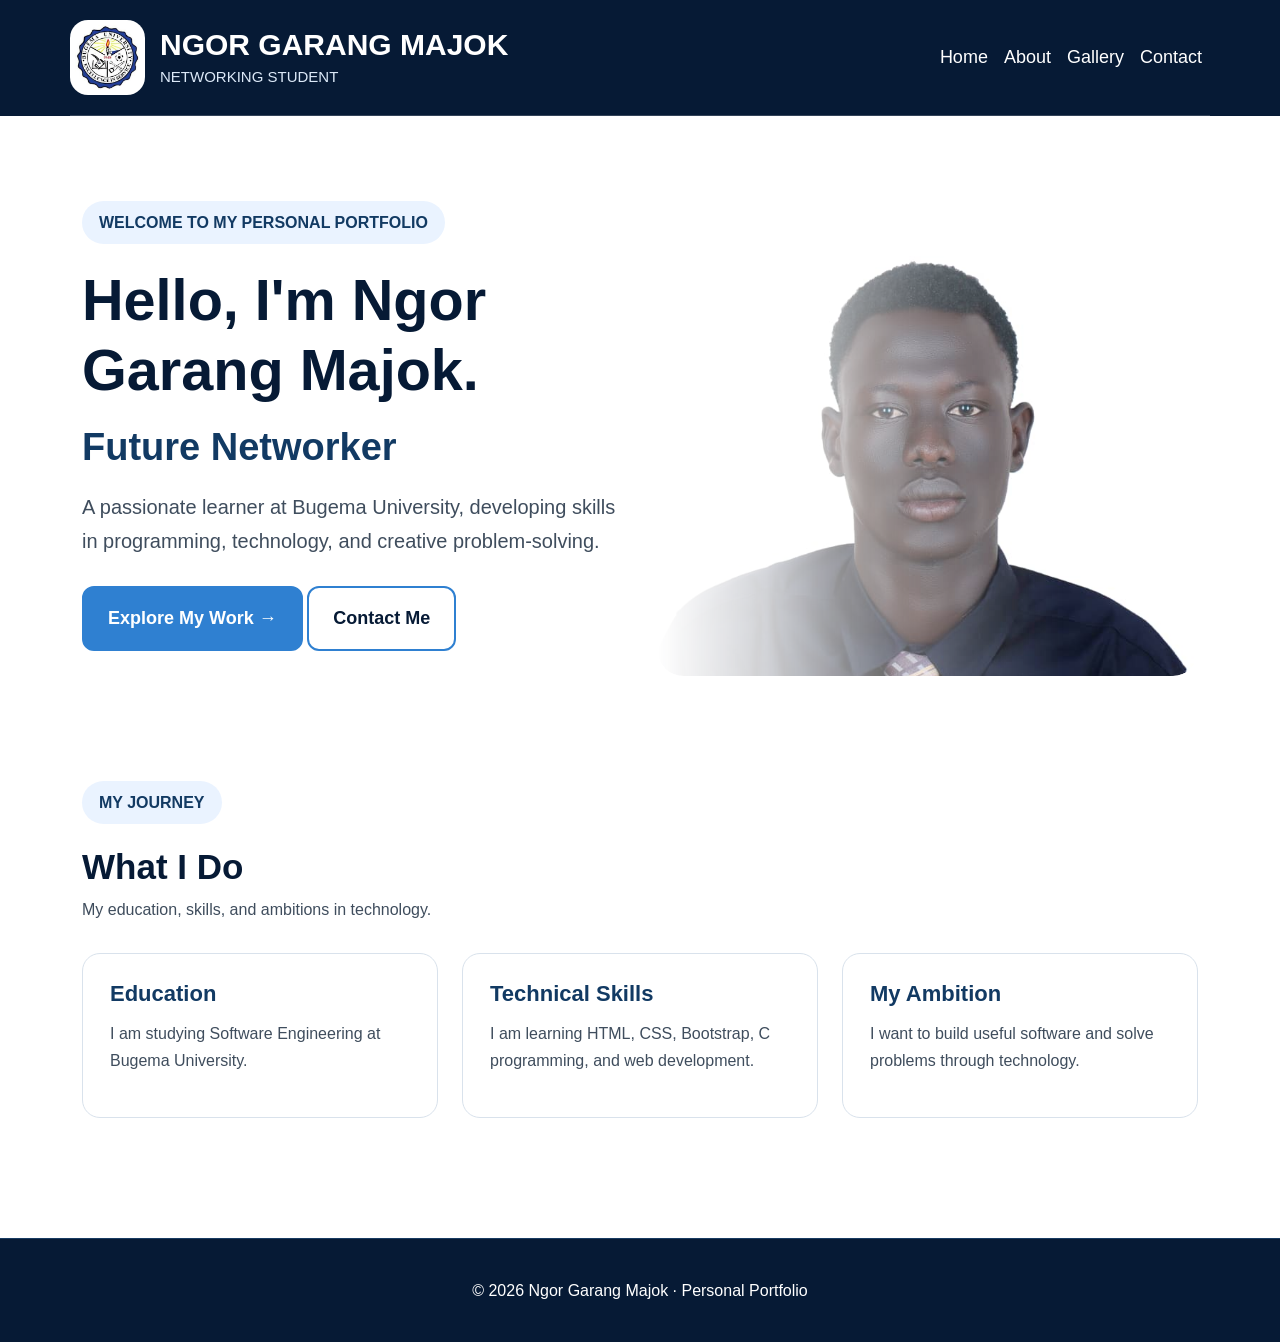
<file: index.html>
<!DOCTYPE html>
<html lang="en">
<head>
    <meta charset="UTF-8">
    <meta name="viewport" content="width=device-width, initial-scale=1.0">
    <title>Home | Ngor Garang Majok</title>
    <link href="https://cdn.jsdelivr.net/npm/bootstrap@5.3.3/dist/css/bootstrap.min.css" rel="stylesheet">
    <link rel="stylesheet" href="style.css">
</head>
<body>


<header class="site-header">
    <nav class="navbar navbar-expand-lg navbar-dark container">

        <a class="navbar-brand brand" href="index.html">
            <img src="logo.png"
                 alt="Ngor Garang"
                 class="site-logo">

            <span class="brand-text">
                <strong>NGOR GARANG MAJOK</strong>
                <small>NETWORKING STUDENT</small>
            </span>
        </a>

        <button class="navbar-toggler" type="button"
                data-bs-toggle="collapse"
                data-bs-target="#navMenu"
                aria-controls="navMenu"
                aria-expanded="false"
                aria-label="Toggle navigation">
            <span class="navbar-toggler-icon"></span>
        </button>

        <div class="collapse navbar-collapse" id="navMenu">
            <ul class="navbar-nav ms-auto">
                <li class="nav-item">
                    <a class="nav-link" href="index.html">Home</a>
                </li>
                <li class="nav-item">
                    <a class="nav-link" href="about.html">About</a>
                </li>
                <li class="nav-item">
                    <a class="nav-link" href="gallery.html">Gallery</a>
                </li>
                <li class="nav-item">
                    <a class="nav-link" href="contact.html">Contact</a>
                </li>
            </ul>
        </div>

    </nav>
</header>


<main>
    <section class="hero container">
        <div class="hero-content">
            <span class="welcome">WELCOME TO MY PERSONAL PORTFOLIO</span>
            <h1>Hello, I'm Ngor Garang Majok.</h1>
            <h2>Future Networker</h2>
            <p class="intro">
                A passionate learner at Bugema University, developing skills
                in programming, technology, and creative problem-solving.
            </p>
            <div class="hero-buttons">
                <a href="about.html" class="btn-green">Explore My Work →</a>
                <a href="contact.html" class="btn-outline">Contact Me</a>
            </div>
        </div>

        <div class="hero-visual">
            <img src="hero.jpg"
                 alt="Portrait of Emma Arok"
                 class="hero-image">
        </div>
    </section>

    <section class="container highlights">
        <div class="section-title">
            <span class="welcome">MY JOURNEY</span>
            <h2>What I Do</h2>
            <p>My education, skills, and ambitions in technology.</p>
        </div>

        <div class="row g-4">
            <div class="col-md-4">
                <article class="info-card">
                    <h3>Education</h3>
                    <p>I am studying Software Engineering at Bugema University.</p>
                </article>
            </div>
            <div class="col-md-4">
                <article class="info-card">
                    <h3>Technical Skills</h3>
                    <p>I am learning HTML, CSS, Bootstrap, C programming, and web development.</p>
                </article>
            </div>
            <div class="col-md-4">
                <article class="info-card">
                    <h3>My Ambition</h3>
                    <p>I want to build useful software and solve problems through technology.</p>
                </article>
            </div>
        </div>
    </section>
</main>

<footer class="footer">
    <p>© 2026 Ngor Garang Majok · Personal Portfolio</p>
</footer>

<script src="https://cdn.jsdelivr.net/npm/bootstrap@5.3.3/dist/js/bootstrap.bundle.min.js"></script>
</body>
</html>
</file>
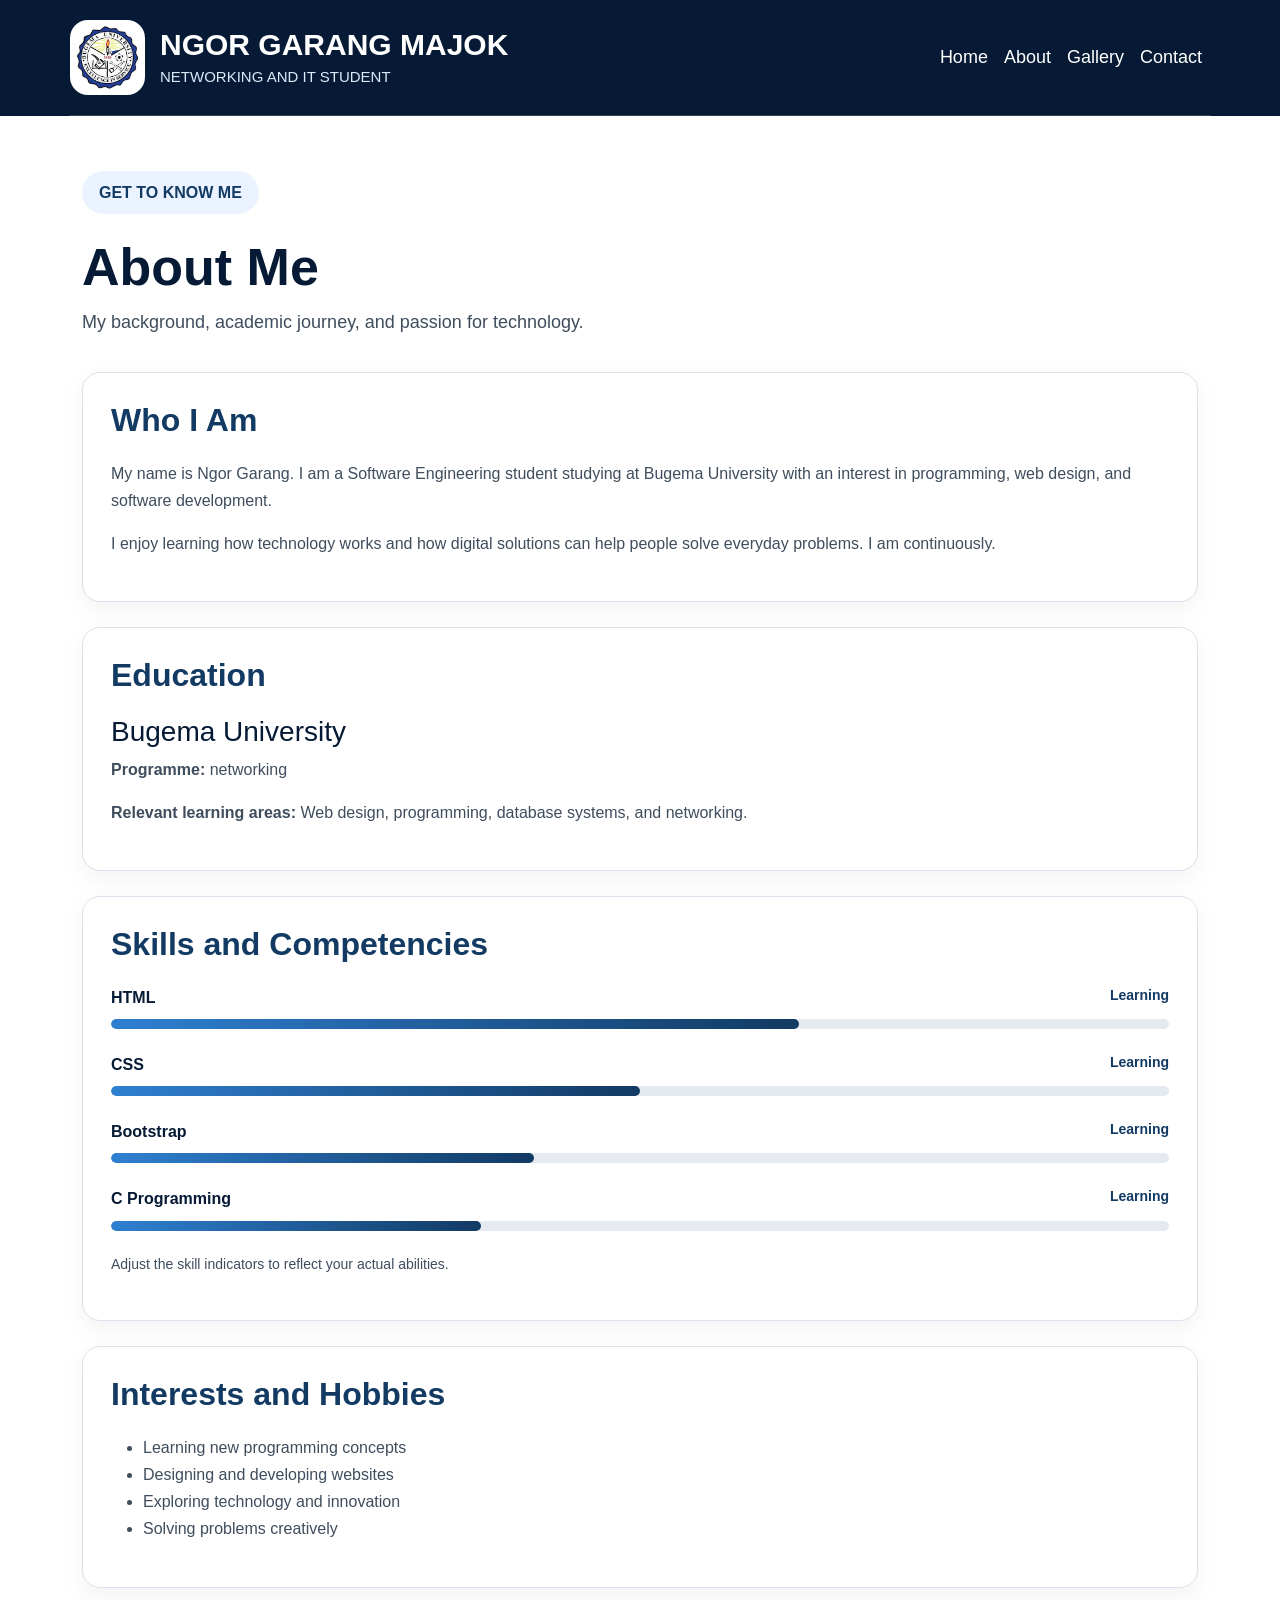
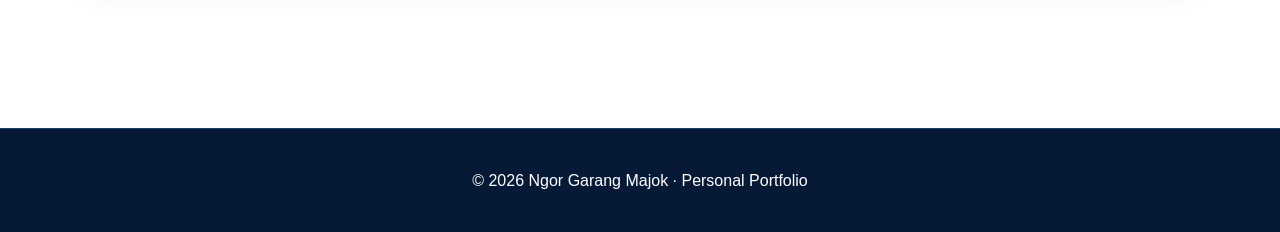
<file: about.html>
<!DOCTYPE html>
<html lang="en">
<head>
    <meta charset="UTF-8">
    <meta name="viewport" content="width=device-width, initial-scale=1.0">
    <title>About Me | Ngor Garang Majok</title>
    <link href="https://cdn.jsdelivr.net/npm/bootstrap@5.3.3/dist/css/bootstrap.min.css" rel="stylesheet">
    <link rel="stylesheet" href="style.css">
</head>
<body>


<header class="site-header">
    <nav class="navbar navbar-expand-lg navbar-dark container">

        <a class="navbar-brand brand" href="index.html">
            <img src="logo.png"
                 alt="Ngor Garang Majok"
                 class="site-logo">

            <span class="brand-text">
                <strong>NGOR GARANG MAJOK</strong>
                <small>NETWORKING AND IT STUDENT</small>
            </span>
        </a>

        <button class="navbar-toggler" type="button"
                data-bs-toggle="collapse"
                data-bs-target="#navMenu"
                aria-controls="navMenu"
                aria-expanded="false"
                aria-label="Toggle navigation">
            <span class="navbar-toggler-icon"></span>
        </button>

        <div class="collapse navbar-collapse" id="navMenu">
            <ul class="navbar-nav ms-auto">
                <li class="nav-item">
                    <a class="nav-link" href="index.html">Home</a>
                </li>
                <li class="nav-item">
                    <a class="nav-link" href="about.html">About</a>
                </li>
                <li class="nav-item">
                    <a class="nav-link" href="gallery.html">Gallery</a>
                </li>
                <li class="nav-item">
                    <a class="nav-link" href="contact.html">Contact</a>
                </li>
            </ul>
        </div>

    </nav>
</header>

<main class="page-content container">
    <section class="page-heading">
        <span class="welcome">GET TO KNOW ME</span>
        <h1>About Me</h1>
        <p>My background, academic journey, and passion for technology.</p>
    </section>

    <section class="content-card">
        <h2>Who I Am</h2>
        <p>
            My name is Ngor Garang. I am a Software Engineering student studying
            at Bugema University with an interest in programming, web design,
            and software development.
        </p>
        <p>
            I enjoy learning how technology works and how digital solutions
            can help people solve everyday problems. I am continuously.
        </p>
    </section>

    <section class="content-card">
        <h2>Education</h2>
        <div class="education-item">
            <h3>Bugema University</h3>
            <p><strong>Programme:</strong> networking</p>
            <p><strong>Relevant learning areas:</strong> Web design, programming,
            database systems, and networking.</p>
        </div>
    </section>

    <section class="content-card">
        <h2>Skills and Competencies</h2>

        <div class="skill">
            <div class="skill-label"><span>HTML</span><span>Learning</span></div>
            <div class="skill-track"><div class="skill-fill skill-html"></div></div>
        </div>

        <div class="skill">
            <div class="skill-label"><span>CSS</span><span>Learning</span></div>
            <div class="skill-track"><div class="skill-fill skill-css"></div></div>
        </div>

        <div class="skill">
            <div class="skill-label"><span>Bootstrap</span><span>Learning</span></div>
            <div class="skill-track"><div class="skill-fill skill-bootstrap"></div></div>
        </div>

        <div class="skill">
            <div class="skill-label"><span>C Programming</span><span>Learning</span></div>
            <div class="skill-track"><div class="skill-fill skill-c"></div></div>
        </div>

        <p class="muted">Adjust the skill indicators to reflect your actual abilities.</p>
    </section>

    <section class="content-card">
        <h2>Interests and Hobbies</h2>
        <ul class="interest-list">
            <li>Learning new programming concepts</li>
            <li>Designing and developing websites</li>
            <li>Exploring technology and innovation</li>
            <li>Solving problems creatively</li>
        </ul>
    </section>
</main>

<footer class="footer">
    <p>© 2026 Ngor Garang Majok · Personal Portfolio</p>
</footer>

<script src="https://cdn.jsdelivr.net/npm/bootstrap@5.3.3/dist/js/bootstrap.bundle.min.js"></script>
</body>
</html>
</file>
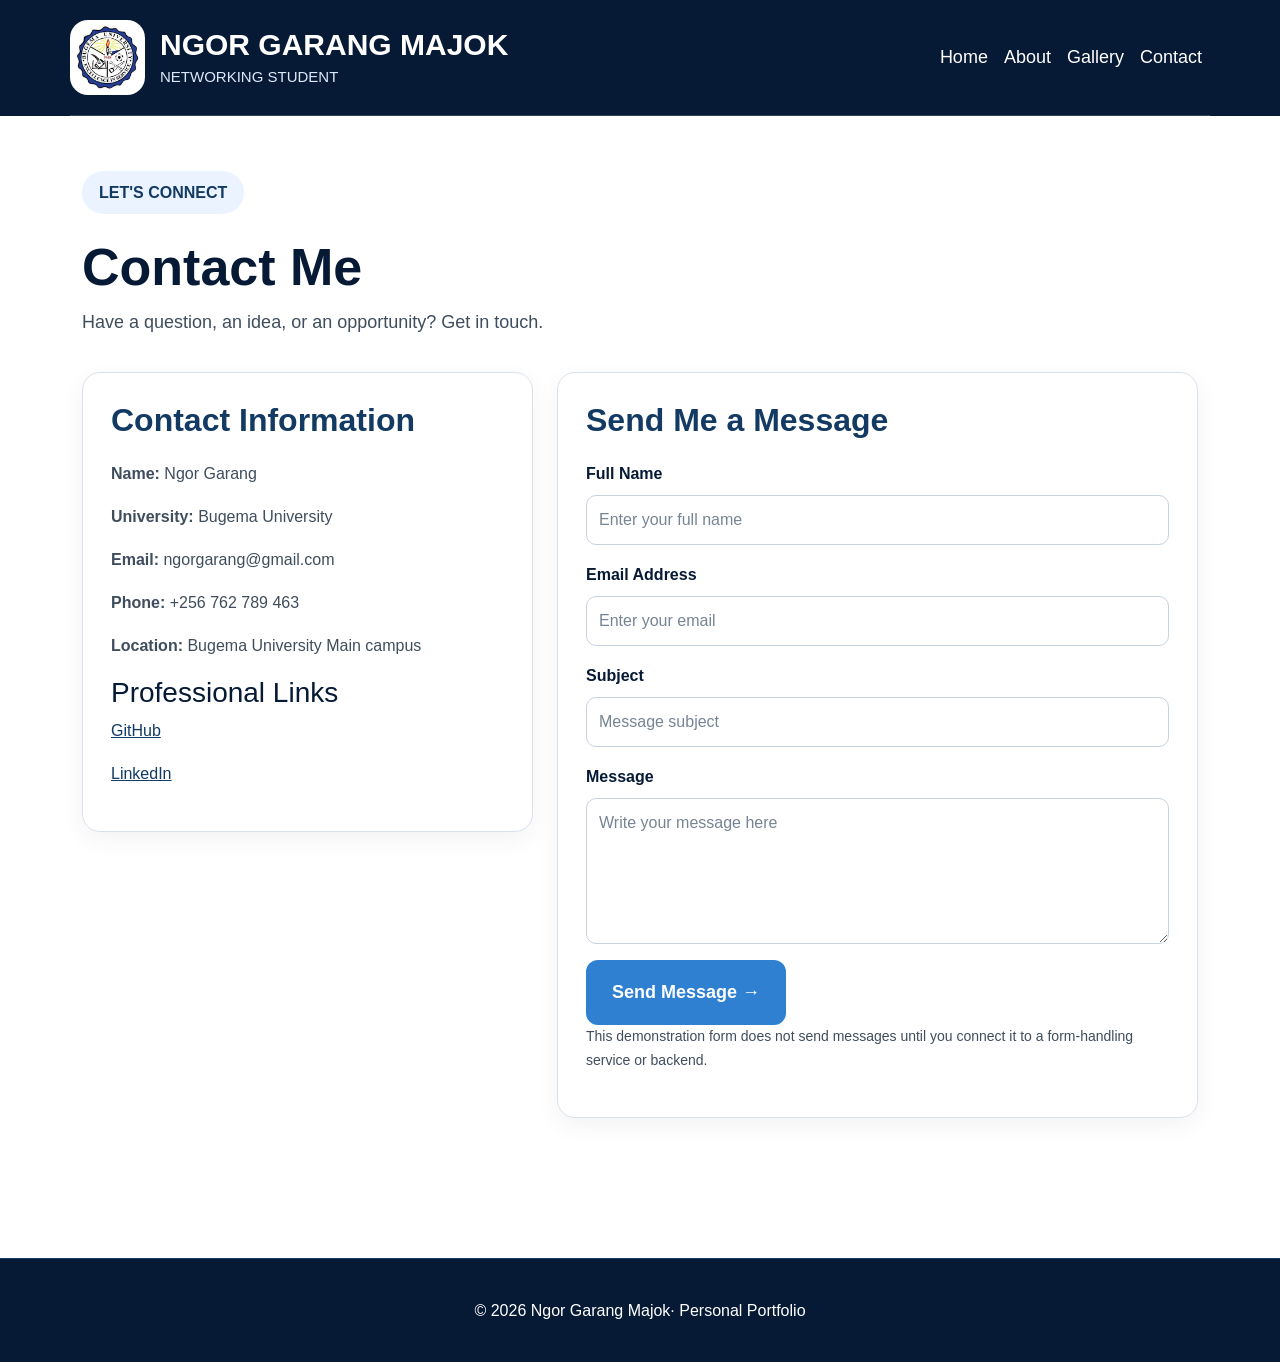
<file: contact.html>
<!DOCTYPE html>
<html lang="en">
<head>
    <meta charset="UTF-8">
    <meta name="viewport" content="width=device-width, initial-scale=1.0">
    <title>Contact | Ngor Garang Majok</title>
    <link href="https://cdn.jsdelivr.net/npm/bootstrap@5.3.3/dist/css/bootstrap.min.css" rel="stylesheet">
    <link rel="stylesheet" href="style.css">
</head>
<body>


<header class="site-header">
    <nav class="navbar navbar-expand-lg navbar-dark container">

        <a class="navbar-brand brand" href="index.html">
            <img src="logo.png"
                 alt="ngor garang logo"
                 class="site-logo">

            <span class="brand-text">
                <strong>NGOR GARANG MAJOK</strong>
                <small>NETWORKING STUDENT</small>
            </span>
        </a>

        <button class="navbar-toggler" type="button"
                data-bs-toggle="collapse"
                data-bs-target="#navMenu"
                aria-controls="navMenu"
                aria-expanded="false"
                aria-label="Toggle navigation">
            <span class="navbar-toggler-icon"></span>
        </button>

        <div class="collapse navbar-collapse" id="navMenu">
            <ul class="navbar-nav ms-auto">
                <li class="nav-item">
                    <a class="nav-link" href="index.html">Home</a>
                </li>
                <li class="nav-item">
                    <a class="nav-link" href="about.html">About</a>
                </li>
                <li class="nav-item">
                    <a class="nav-link" href="gallery.html">Gallery</a>
                </li>
                <li class="nav-item">
                    <a class="nav-link" href="contact.html">Contact</a>
                </li>
            </ul>
        </div>

    </nav>
</header>


<main class="page-content container">
    <section class="page-heading">
        <span class="welcome">LET'S CONNECT</span>
        <h1>Contact Me</h1>
        <p>Have a question, an idea, or an opportunity? Get in touch.</p>
    </section>

    <div class="row g-4">
        <div class="col-lg-5">
            <section class="content-card contact-details">
                <h2>Contact Information</h2>
                <p><strong>Name:</strong> Ngor Garang</p>
                <p><strong>University:</strong> Bugema University</p>
                <p><strong>Email:</strong> ngorgarang@gmail.com</p>
                <p><strong>Phone:</strong> +256 762 789 463</p>
                <p><strong>Location:</strong> Bugema University Main campus</p>

                <h3>Professional Links</h3>
                <p><a href="https://github.com/" target="_blank" rel="noopener noreferrer">GitHub</a></p>
                <p><a href="https://www.linkedin.com/" target="_blank" rel="noopener noreferrer">LinkedIn</a></p>
            </section>
        </div>

        <div class="col-lg-7">
            <section class="content-card">
                <h2>Send Me a Message</h2>

                <form action="#" method="post">
                    <div class="mb-3">
                        <label for="fullName" class="form-label">Full Name</label>
                        <input type="text" class="form-control" id="fullName"
                               name="fullName" placeholder="Enter your full name" required>
                    </div>

                    <div class="mb-3">
                        <label for="email" class="form-label">Email Address</label>
                        <input type="email" class="form-control" id="email"
                               name="email" placeholder="Enter your email" required>
                    </div>

                    <div class="mb-3">
                        <label for="subject" class="form-label">Subject</label>
                        <input type="text" class="form-control" id="subject"
                               name="subject" placeholder="Message subject" required>
                    </div>

                    <div class="mb-3">
                        <label for="message" class="form-label">Message</label>
                        <textarea class="form-control" id="message" name="message"
                                  rows="5" placeholder="Write your message here"
                                  required></textarea>
                    </div>

                    <button type="submit" class="btn-green form-submit">
                        Send Message →
                    </button>
                </form>
                <p class="muted form-note">
                    This demonstration form does not send messages until you connect
                    it to a form-handling service or backend.
                </p>
            </section>
        </div>
    </div>
</main>

<footer class="footer">
    <p>© 2026 Ngor Garang Majok· Personal Portfolio</p>
</footer>

<script src="https://cdn.jsdelivr.net/npm/bootstrap@5.3.3/dist/js/bootstrap.bundle.min.js"></script>
</body>
</html>
</file>
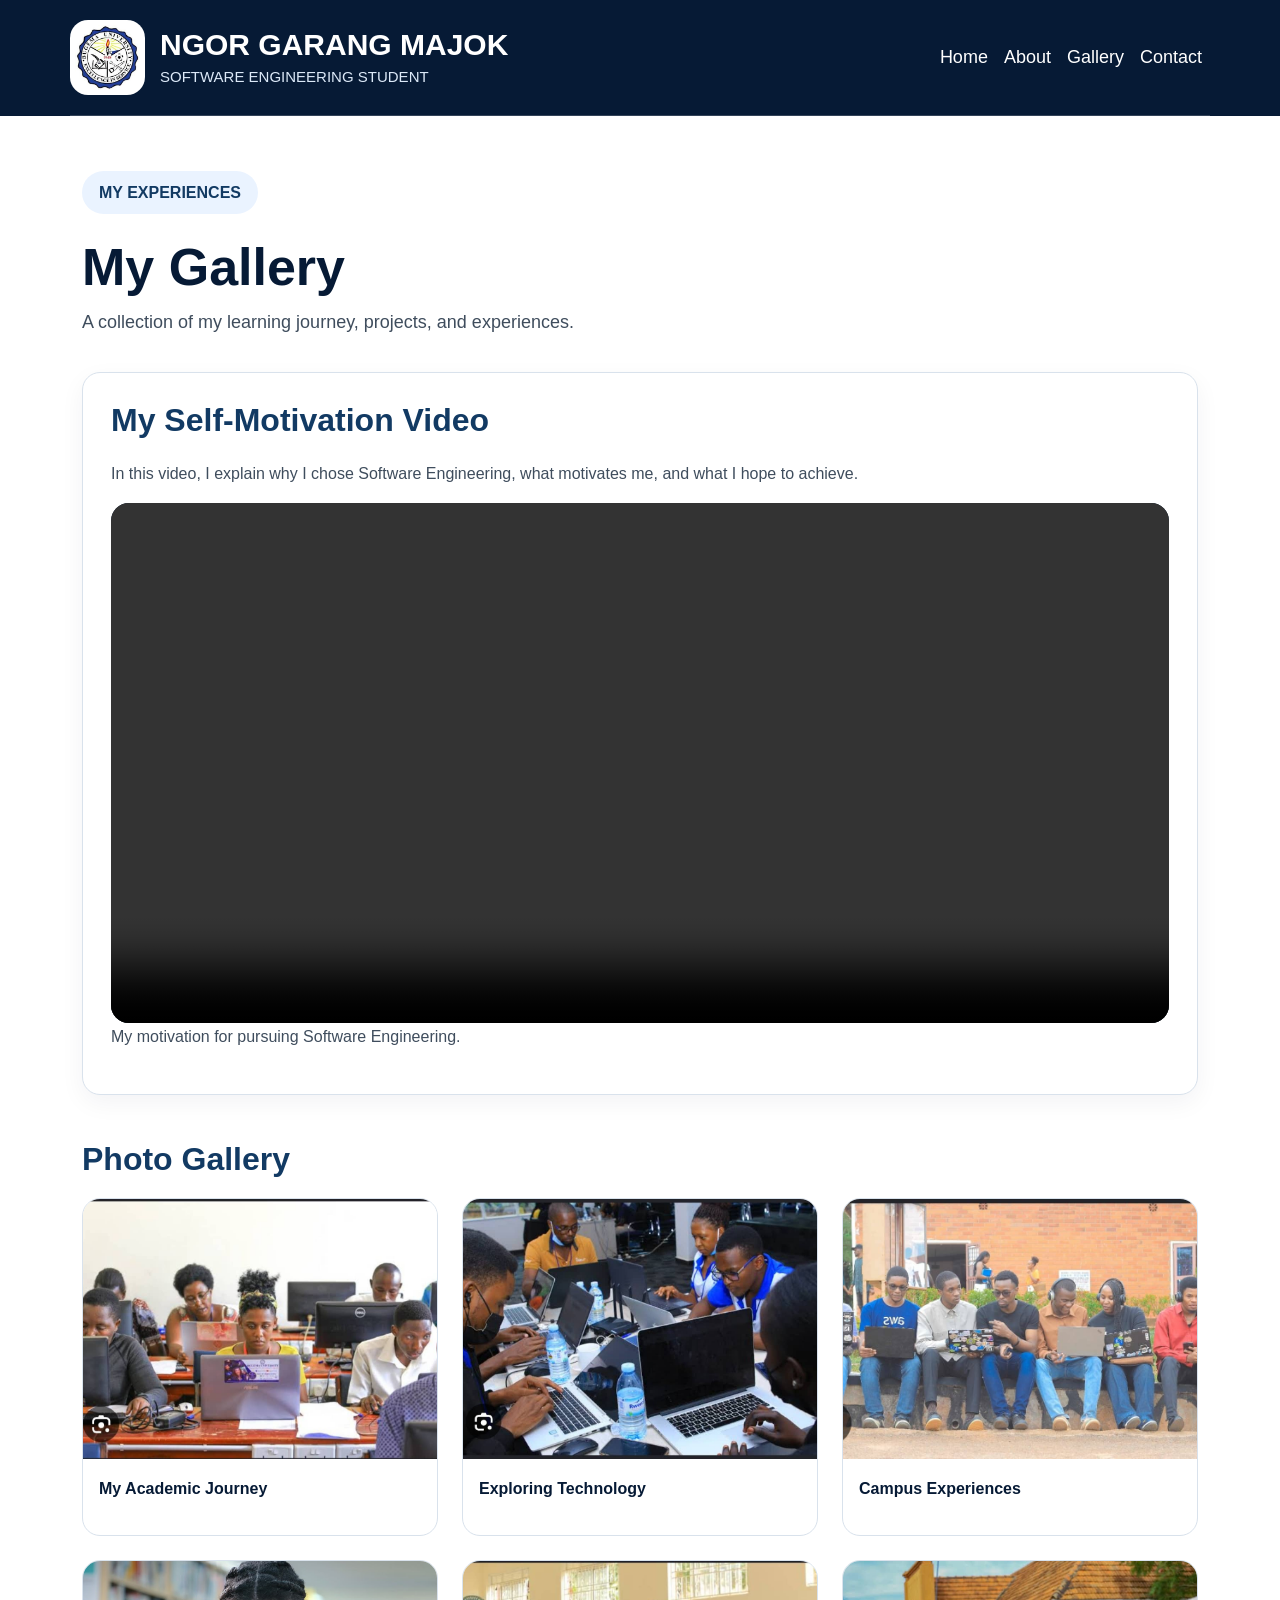
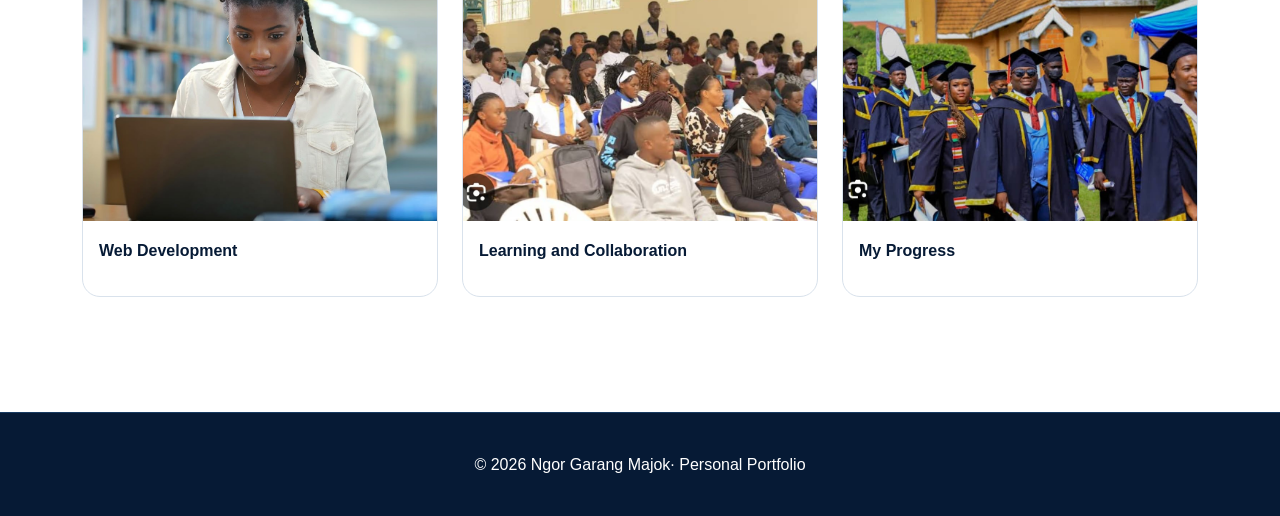
<file: gallery.html>
<!DOCTYPE html>
<html lang="en">
<head>
    <meta charset="UTF-8">
    <meta name="viewport" content="width=device-width, initial-scale=1.0">
    <title>Gallery | Ngor Garang Majok</title>
    <link href="https://cdn.jsdelivr.net/npm/bootstrap@5.3.3/dist/css/bootstrap.min.css" rel="stylesheet">
    <link rel="stylesheet" href="style.css">
</head>
<body>


<header class="site-header">
    <nav class="navbar navbar-expand-lg navbar-dark container">

        <a class="navbar-brand brand" href="index.html">
            <img src="logo.png"
                 alt="ngor garang logo"
                 class="site-logo">

            <span class="brand-text">
                <strong>NGOR GARANG MAJOK</strong>
                <small>SOFTWARE ENGINEERING STUDENT</small>
            </span>
        </a>

        <button class="navbar-toggler" type="button"
                data-bs-toggle="collapse"
                data-bs-target="#navMenu"
                aria-controls="navMenu"
                aria-expanded="false"
                aria-label="Toggle navigation">
            <span class="navbar-toggler-icon"></span>
        </button>

        <div class="collapse navbar-collapse" id="navMenu">
            <ul class="navbar-nav ms-auto">
                <li class="nav-item">
                    <a class="nav-link" href="index.html">Home</a>
                </li>
                <li class="nav-item">
                    <a class="nav-link" href="about.html">About</a>
                </li>
                <li class="nav-item">
                    <a class="nav-link" href="gallery.html">Gallery</a>
                </li>
                <li class="nav-item">
                    <a class="nav-link" href="contact.html">Contact</a>
                </li>
            </ul>
        </div>

    </nav>
</header>

<main class="page-content container">
    <section class="page-heading">
        <span class="welcome">MY EXPERIENCES</span>
        <h1>My Gallery</h1>
        <p>A collection of my learning journey, projects, and experiences.</p>
    </section>

    <section class="content-card">
        <h2>My Self-Motivation Video</h2>
        <p>
            In this video, I explain why I chose Software Engineering,
            what motivates me, and what I hope to achieve.
        </p>

        <video class="motivation-video" controls preload="metadata">
            <source src="motivation.mp4" type="video/mp4">
            Your browser does not support HTML5 video.
        </video>

        <p class="caption">
            My motivation for pursuing Software Engineering.
        </p>
    </section>

    <section class="gallery-section">
        <h2>Photo Gallery</h2>

        <div class="row g-4">
            <div class="col-sm-6 col-lg-4">
                <figure class="gallery-card">
                    <img src="photo1.jpg" alt="University learning experience">
                    <figcaption>My Academic Journey</figcaption>
                </figure>
            </div>

            <div class="col-sm-6 col-lg-4">
                <figure class="gallery-card">
                    <img src="photo2.jpg" alt="Programming or technology activity">
                    <figcaption>Exploring Technology</figcaption>
                </figure>
            </div>

            <div class="col-sm-6 col-lg-4">
                <figure class="gallery-card">
                    <img src="photo3.jpg" alt="Personal or campus experience">
                    <figcaption>Campus Experiences</figcaption>
                </figure>
            </div>

            <div class="col-sm-6 col-lg-4">
                <figure class="gallery-card">
                    <img src="photo4.jpg" alt="Web development project">
                    <figcaption>Web Development</figcaption>
                </figure>
            </div>

            <div class="col-sm-6 col-lg-4">
                <figure class="gallery-card">
                    <img src="photo5.jpg" alt="Learning and collaboration">
                    <figcaption>Learning and Collaboration</figcaption>
                </figure>
            </div>

            <div class="col-sm-6 col-lg-4">
                <figure class="gallery-card">
                    <img src="photo6.jpg" alt="Personal achievement">
                    <figcaption>My Progress</figcaption>
                </figure>
            </div>
        </div>
    </section>
</main>

<footer class="footer">
    <p>© 2026 Ngor Garang Majok· Personal Portfolio</p>
</footer>

<script src="https://cdn.jsdelivr.net/npm/bootstrap@5.3.3/dist/js/bootstrap.bundle.min.js"></script>
</body>
</html>
</file>
<file: style.css>
/* ==========================================
   NUER ATEM JUACH PORTFOLIO
   NAVY BLUE HEADER + WHITE BACKGROUND
   NAVY BLUE FOOTER
========================================== */

:root {
    --primary-blue: #2f80d1;
    --dark-blue: #061a35;
    --navy-light: #123a63;
    --light-blue: #eaf3ff;
    --heading-color: #061a35;
    --text-color: #3f4d5d;
    --white: #ffffff;
    --card-background: #ffffff;
    --border-color: #d9e2ec;
}

/* GENERAL */
* {
    box-sizing: border-box;
}

html {
    scroll-behavior: smooth;
}

body {
    margin: 0;
    padding: 0;
    font-family: Arial, Helvetica, sans-serif;
    background: #ffffff;
    color: var(--text-color);
    line-height: 1.7;
}

img {
    max-width: 100%;
    height: auto;
}

a {
    transition: 0.3s ease;
}

p {
    color: var(--text-color);
}

/* ==========================================
   HEADER
========================================== */

.site-header {
    background: var(--dark-blue);
    color: var(--white);
    position: sticky;
    top: 0;
    z-index: 1000;
}

.navbar {
    min-height: 100px;
    padding-top: 15px;
    padding-bottom: 15px;
    border-bottom: 1px solid rgba(255, 255, 255, 0.18);
}

/* LOGO */
.site-logo {
    width: 75px;
    height: 75px;
    object-fit: contain;
    padding: 5px;
    background: #ffffff;
    border-radius: 18px;
    flex-shrink: 0;
}

.brand {
    display: flex;
    align-items: center;
    gap: 15px;
}

.brand-text strong {
    display: block;
    color: #ffffff;
    font-size: clamp(16px, 2.5vw, 30px);
    line-height: 1.3;
}

.brand-text small {
    display: block;
    color: #dce9f8;
    font-size: clamp(9px, 1.3vw, 15px);
}

/* NAVIGATION */
.nav-link {
    color: #ffffff !important;
    font-size: 18px;
    transition: 0.3s ease;
}

.nav-link:hover,
.nav-link.active {
    color: #70b7ff !important;
    font-weight: bold;
}

/* ==========================================
   HOME PAGE HERO
========================================== */

.hero {
    display: grid;
    grid-template-columns: 1fr 1fr;
    align-items: center;
    gap: 35px;
    padding-top: 60px;
    padding-bottom: 65px;
    background: #ffffff;
}

.hero-content h1 {
    color: var(--heading-color);
    font-size: clamp(38px, 4.5vw, 62px);
    font-weight: 800;
    line-height: 1.2;
    margin-bottom: 20px;
}

.hero-content h2 {
    color: var(--navy-light);
    font-size: clamp(25px, 3vw, 38px);
    font-weight: bold;
}

.intro {
    color: var(--text-color);
    font-size: 20px;
    margin: 20px 0 28px;
}

/* HERO IMAGE AND FADE EFFECT */
.hero-visual {
    min-width: 0;
    display: flex;
    justify-content: center;
    align-items: center;
}

.hero-image {
    display: block;
    width: 100%;
    height: 500px;
    object-fit: cover;
    object-position: center top;
    border-radius: 25px;

    -webkit-mask-image: linear-gradient(
        to right,
        transparent 0%,
        rgba(0, 0, 0, 0.2) 20%,
        rgba(0, 0, 0, 0.7) 50%,
        black 75%
    );

    mask-image: linear-gradient(
        to right,
        transparent 0%,
        rgba(0, 0, 0, 0.2) 20%,
        rgba(0, 0, 0, 0.7) 50%,
        black 75%
    );
}

/* WELCOME LABEL */
.welcome {
    display: inline-block;
    background: var(--light-blue);
    color: var(--navy-light);
    padding: 8px 17px;
    border-radius: 30px;
    font-weight: bold;
    margin-bottom: 22px;
}

/* ==========================================
   BUTTONS
========================================== */

.btn-green,
.btn-outline {
    display: inline-block;
    padding: 15px 24px;
    border-radius: 12px;
    font-size: 18px;
    font-weight: bold;
    text-decoration: none;
    transition: 0.3s ease;
    cursor: pointer;
}

.btn-green {
    color: #ffffff;
    background: var(--primary-blue);
    border: 2px solid var(--primary-blue);
}

.btn-green:hover {
    background: var(--dark-blue);
    border-color: var(--dark-blue);
    color: #ffffff;
    transform: translateY(-3px);
}

.btn-outline {
    color: var(--dark-blue);
    border: 2px solid var(--primary-blue);
    background: #ffffff;
}

.btn-outline:hover {
    color: #ffffff;
    background: var(--dark-blue);
    border-color: var(--dark-blue);
}

.btn-green:focus-visible,
.btn-outline:focus-visible,
.nav-link:focus-visible {
    outline: 3px solid #70b7ff;
    outline-offset: 3px;
}

/* ==========================================
   HOME HIGHLIGHTS
========================================== */

.highlights {
    padding-top: 40px;
    padding-bottom: 80px;
    background: #ffffff;
}

.section-title {
    margin-bottom: 30px;
}

.section-title h2 {
    color: var(--heading-color);
    font-size: 35px;
    font-weight: bold;
}

.section-title p {
    color: var(--text-color);
}

.info-card {
    height: 100%;
    padding: 27px;
    background: #ffffff;
    border: 1px solid var(--border-color);
    border-radius: 18px;
    transition: 0.3s ease;
}

.info-card:hover {
    transform: translateY(-5px);
    box-shadow: 0 10px 25px rgba(6, 26, 53, 0.12);
}

.info-card h3 {
    color: var(--navy-light);
    font-size: 22px;
    font-weight: bold;
    margin-bottom: 12px;
}

.info-card p {
    color: var(--text-color);
}

/* ==========================================
   INNER PAGE HEADINGS
========================================== */

.page-content {
    padding-top: 55px;
    padding-bottom: 75px;
    background: #ffffff;
}

.page-heading {
    margin-bottom: 35px;
}

.page-heading h1 {
    color: var(--heading-color);
    font-size: clamp(36px, 5vw, 52px);
    font-weight: 800;
}

.page-heading p {
    color: var(--text-color);
    font-size: 18px;
}

/* ==========================================
   CONTENT CARDS
========================================== */

.content-card {
    padding: 28px;
    margin-bottom: 25px;
    background: #ffffff;
    border: 1px solid var(--border-color);
    border-radius: 18px;
    box-shadow: 0 8px 25px rgba(6, 26, 53, 0.05);
}

.content-card h2,
.gallery-section h2 {
    color: var(--navy-light);
    font-weight: bold;
    margin-bottom: 20px;
}

.content-card h3 {
    color: var(--heading-color);
}

.content-card p {
    color: var(--text-color);
}

/* ==========================================
   SKILLS
========================================== */

.skill {
    margin-bottom: 22px;
}

.skill-label {
    display: flex;
    justify-content: space-between;
    gap: 12px;
    font-weight: bold;
    margin-bottom: 8px;
    color: var(--heading-color);
}

.skill-label span:last-child {
    color: var(--navy-light);
    font-size: 14px;
}

.skill-track {
    height: 10px;
    background: #e5eaf0;
    border-radius: 20px;
    overflow: hidden;
}

.skill-fill {
    height: 100%;
    background: linear-gradient(
        90deg,
        #2f80d1,
        #123a63
    );
    border-radius: 20px;
}

.skill-html {
    width: 65%;
}

.skill-css {
    width: 50%;
}

.skill-bootstrap {
    width: 40%;
}

.skill-c {
    width: 35%;
}

/* ==========================================
   GALLERY
========================================== */

.gallery-section {
    padding-top: 20px;
    background: #ffffff;
}

.gallery-card {
    height: 100%;
    background: #ffffff;
    border: 1px solid var(--border-color);
    border-radius: 18px;
    overflow: hidden;
    transition: 0.3s ease;
}

.gallery-card:hover {
    transform: translateY(-5px);
    box-shadow: 0 10px 25px rgba(6, 26, 53, 0.12);
}

.gallery-card img {
    width: 100%;
    height: 260px;
    display: block;
    object-fit: cover;
}

.gallery-card figcaption {
    padding: 16px;
    color: var(--heading-color);
    font-weight: bold;
}

/* ==========================================
   UPDATED WORK
========================================== */

.updated-work {
    padding-top: 60px;
    padding-bottom: 80px;
    background: #ffffff;
}

.updated-work-heading {
    text-align: center;
    margin-bottom: 40px;
}

.updated-work-heading h2 {
    color: var(--heading-color);
    font-weight: bold;
}

.work-card {
    height: 100%;
    background: #ffffff;
    border: 1px solid var(--border-color);
    border-radius: 22px;
    overflow: hidden;
    transition: 0.3s ease;
}

.work-card:hover {
    transform: translateY(-7px);
    box-shadow: 0 15px 30px rgba(6, 26, 53, 0.12);
}

.work-image {
    width: 100%;
    height: 280px;
    display: block;
    object-fit: cover;
}

.work-card-content {
    padding: 25px;
}

.work-card-content h3 {
    color: var(--navy-light);
    font-weight: bold;
}

.work-card-content p {
    color: var(--text-color);
}

.work-link {
    color: var(--navy-light);
    font-weight: bold;
    text-decoration: none;
}

.work-link:hover {
    color: var(--primary-blue);
    text-decoration: underline;
}

/* ==========================================
   VIDEO
========================================== */

.motivation-video {
    width: 100%;
    max-height: 520px;
    display: block;
    background: var(--dark-blue);
    border-radius: 18px;
}

/* ==========================================
   CONTACT FORM
========================================== */

.form-label {
    color: var(--heading-color);
    font-weight: bold;
}

.form-control {
    width: 100%;
    padding: 12px;
    color: #263445;
    background: #ffffff;
    border: 1px solid #c7d2df;
    border-radius: 10px;
}

.form-control:focus {
    background: #ffffff;
    color: #263445;
    border-color: var(--primary-blue);
    box-shadow: 0 0 0 3px rgba(47, 128, 209, 0.15);
}

.form-control::placeholder {
    color: #778494;
}

.contact-details a {
    color: var(--navy-light);
    overflow-wrap: anywhere;
}

.contact-details a:hover {
    color: var(--primary-blue);
}

.muted {
    color: var(--text-color);
    font-size: 14px;
}

/* ==========================================
   NAVY BLUE FOOTER
========================================== */

.footer {
    background: var(--dark-blue);
    color: #ffffff;
    text-align: center;
    padding: 30px 20px;
    margin-top: 40px;
    border-top: 1px solid #183b62;
}

.footer p {
    color: #ffffff;
    margin: 8px 0;
    font-size: 16px;
}

.footer a {
    color: #ffffff;
    text-decoration: none;
}

.footer a:hover {
    color: #70b7ff;
}

/* SOCIAL MEDIA ICONS */
.footer .social-icons {
    display: flex;
    justify-content: center;
    align-items: center;
    flex-wrap: wrap;
    gap: 16px;
    margin: 20px 0;
}

.footer .social-icons a {
    display: inline-flex;
    align-items: center;
    justify-content: center;
    width: 42px;
    height: 42px;
    border-radius: 50%;
    background: #ffffff;
    color: var(--dark-blue);
    transition: 0.3s ease;
}

.footer .social-icons a svg {
    width: 22px;
    height: 22px;
    fill: currentColor;
}

.footer .social-icons a:hover {
    background: #70b7ff;
    color: var(--dark-blue);
    transform: translateY(-4px);
}

/* COPYRIGHT */
.footer .copyright {
    border-top: 1px solid rgba(255, 255, 255, 0.25);
    padding-top: 15px;
    margin-top: 20px;
    font-size: 14px;
}

/* ==========================================
   TABLETS
========================================== */

@media (max-width: 991px) {
    .hero {
        grid-template-columns: 1fr;
        gap: 35px;
        padding-top: 45px;
    }

    .hero-image {
        height: 420px;
        max-width: 650px;
    }
}

/* ==========================================
   MOBILE PHONES
========================================== */

@media (max-width: 576px) {
    .site-logo {
        width: 50px;
        height: 50px;
    }

    .brand {
        gap: 10px;
    }

    .hero {
        padding-top: 35px;
        padding-bottom: 45px;
    }

    .hero-content h1 {
        font-size: 39px;
    }

    .intro {
        font-size: 18px;
    }

    .hero-image {
        height: 340px;
        -webkit-mask-image: none;
        mask-image: none;
    }

    .hero-buttons {
        display: flex;
        flex-direction: column;
        gap: 10px;
    }

    .hero-buttons a {
        width: 100%;
        text-align: center;
    }

    .content-card {
        padding: 20px;
    }

    .gallery-card img {
        height: 220px;
    }

    .work-image {
        height: 230px;
    }

    .footer p {
        font-size: 14px;
    }
}
</file>
